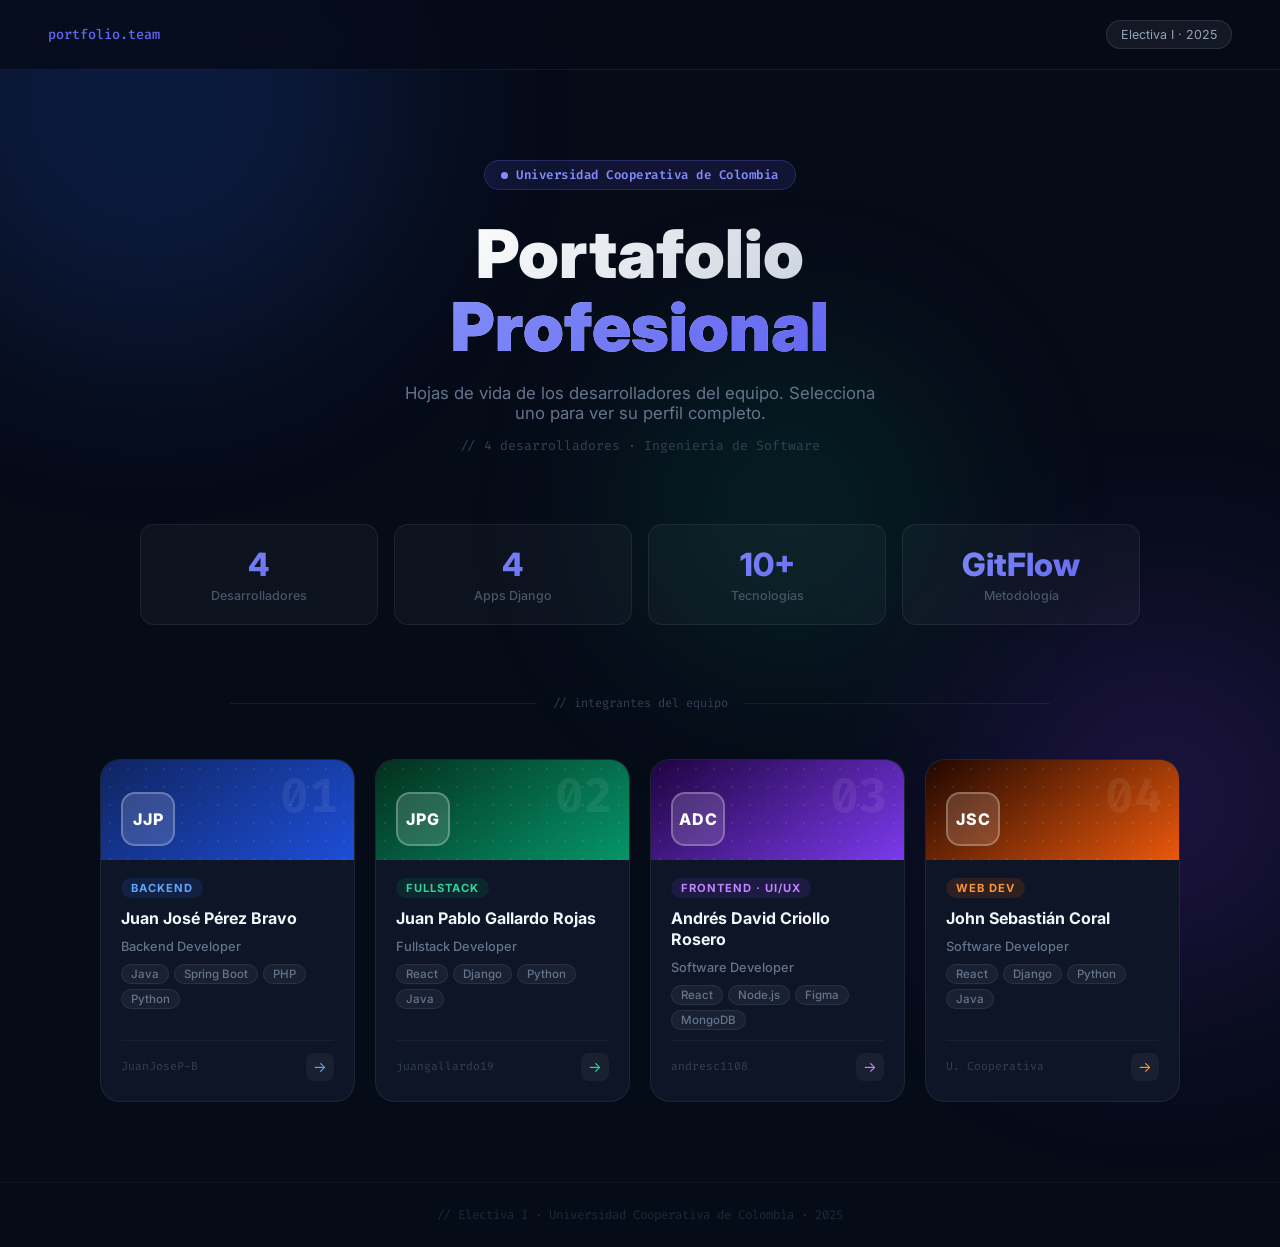
<file: templates/home.html>
<!DOCTYPE html>
<html lang="es">
<head>
    <meta charset="UTF-8">
    <meta name="viewport" content="width=device-width, initial-scale=1.0">
    <title>Portafolio Profesional — Equipo</title>
    <link rel="preconnect" href="https://fonts.googleapis.com">
    <link href="https://fonts.googleapis.com/css2?family=Inter:wght@300;400;500;600;700;800;900&family=Fira+Code:wght@400;500&display=swap" rel="stylesheet">
    <style>
        :root {
            --blue:   #2563eb;
            --green:  #059669;
            --purple: #7c3aed;
            --orange: #ea580c;
        }

        *, *::before, *::after { margin: 0; padding: 0; box-sizing: border-box; }
        html { scroll-behavior: smooth; }

        body {
            font-family: 'Inter', sans-serif;
            background: #060b18;
            color: #e2e8f0;
            min-height: 100vh;
            overflow-x: hidden;
        }

        .bg-glow { position: fixed; inset: 0; z-index: 0; pointer-events: none; }
        .bg-glow span {
            position: absolute; border-radius: 50%;
            filter: blur(100px); opacity: 0.18;
            animation: drift 14s ease-in-out infinite alternate;
        }
        .bg-glow span:nth-child(1){ width:500px;height:500px;background:#2563eb;top:-150px;left:-100px;animation-delay:0s; }
        .bg-glow span:nth-child(2){ width:400px;height:400px;background:#7c3aed;bottom:-100px;right:-80px;animation-delay:3s; }
        .bg-glow span:nth-child(3){ width:300px;height:300px;background:#059669;top:40%;left:50%;animation-delay:6s; }

        @keyframes drift {
            from { transform: translate(0, 0) scale(1); }
            to   { transform: translate(30px, 20px) scale(1.08); }
        }

        .navbar {
            position: relative; z-index: 10;
            display: flex; align-items: center; justify-content: space-between;
            padding: 20px 48px;
            border-bottom: 1px solid rgba(255,255,255,0.06);
            background: rgba(6,11,24,0.8);
            backdrop-filter: blur(12px);
        }
        .nav-logo { font-size: 0.85rem; font-family: 'Fira Code', monospace; color: #6366f1; font-weight: 500; }
        .nav-pill { background: rgba(255,255,255,0.06); border: 1px solid rgba(255,255,255,0.1); color: #94a3b8; font-size: 0.78rem; padding: 6px 14px; border-radius: 20px; }

        .hero { position: relative; z-index: 1; text-align: center; padding: 90px 40px 70px; }

        .hero-eyebrow {
            display: inline-flex; align-items: center; gap: 8px;
            background: rgba(99,102,241,0.12); border: 1px solid rgba(99,102,241,0.25);
            color: #818cf8; font-size: 0.78rem; font-weight: 600;
            font-family: 'Fira Code', monospace; padding: 6px 16px;
            border-radius: 20px; margin-bottom: 28px; letter-spacing: 0.5px;
        }
        .hero-eyebrow::before {
            content: ''; width: 7px; height: 7px; border-radius: 50%;
            background: #818cf8; animation: blink 1.5s ease-in-out infinite;
        }
        @keyframes blink { 0%,100%{opacity:1} 50%{opacity:0.3} }

        .hero h1 {
            font-size: clamp(2.4rem, 6vw, 4.2rem); font-weight: 900;
            line-height: 1.08; margin-bottom: 20px;
            background: linear-gradient(135deg, #ffffff 30%, #94a3b8 100%);
            -webkit-background-clip: text; -webkit-text-fill-color: transparent; background-clip: text;
        }
        .hero h1 span {
            background: linear-gradient(135deg, #818cf8, #6366f1);
            -webkit-background-clip: text; -webkit-text-fill-color: transparent; background-clip: text;
        }
        .hero-sub { font-size: 1.05rem; color: #64748b; max-width: 480px; margin: 0 auto 14px; }
        .hero-uni { font-size: 0.82rem; color: #334155; font-family: 'Fira Code', monospace; }

        .divider {
            position: relative; z-index: 1;
            display: flex; align-items: center; gap: 16px;
            max-width: 900px; margin: 0 auto 48px; padding: 0 40px;
        }
        .divider::before, .divider::after { content: ''; flex: 1; height: 1px; background: rgba(255,255,255,0.07); }
        .divider span { font-size: 0.75rem; color: #334155; white-space: nowrap; font-family: 'Fira Code', monospace; }

        .stats-section {
            position: relative; z-index: 1;
            max-width: 1080px; margin: 0 auto 70px; padding: 0 40px;
            display: grid; grid-template-columns: repeat(auto-fit, minmax(160px, 1fr)); gap: 16px;
        }
        .stat-box { background: rgba(255,255,255,0.03); border: 1px solid rgba(255,255,255,0.07); border-radius: 14px; padding: 20px 24px; text-align: center; }
        .stat-num { font-size: 2rem; font-weight: 800; background: linear-gradient(135deg, #818cf8, #6366f1); -webkit-background-clip: text; -webkit-text-fill-color: transparent; background-clip: text; display: block; }
        .stat-label { font-size: 0.78rem; color: #475569; font-weight: 500; margin-top: 4px; }

        .cards-section { position: relative; z-index: 1; padding: 0 40px 80px; }
        .cards-grid { max-width: 1080px; margin: 0 auto; display: grid; grid-template-columns: repeat(auto-fit, minmax(230px, 1fr)); gap: 20px; }

        .card {
            background: #0d1526; border: 1px solid rgba(255,255,255,0.07);
            border-radius: 20px; overflow: hidden; text-decoration: none; color: inherit;
            display: flex; flex-direction: column;
            transition: transform 0.28s cubic-bezier(.22,1,.36,1), box-shadow 0.28s ease, border-color 0.28s ease;
        }
        .card:hover { transform: translateY(-10px) scale(1.01); box-shadow: 0 28px 60px rgba(0,0,0,0.6); }
        .card:nth-child(1):hover { border-color: rgba(37,99,235,0.5);  box-shadow: 0 28px 60px rgba(37,99,235,0.15); }
        .card:nth-child(2):hover { border-color: rgba(5,150,105,0.5);  box-shadow: 0 28px 60px rgba(5,150,105,0.15); }
        .card:nth-child(3):hover { border-color: rgba(124,58,237,0.5); box-shadow: 0 28px 60px rgba(124,58,237,0.15); }
        .card:nth-child(4):hover { border-color: rgba(234,88,12,0.5);  box-shadow: 0 28px 60px rgba(234,88,12,0.15); }

        .card-banner {
            height: 100px; position: relative; overflow: hidden;
            display: flex; align-items: flex-end; padding: 0 20px 14px;
        }
        .card:nth-child(1) .card-banner { background: linear-gradient(145deg, #0f2460, #1d4ed8); }
        .card:nth-child(2) .card-banner { background: linear-gradient(145deg, #042f1e, #059669); }
        .card:nth-child(3) .card-banner { background: linear-gradient(145deg, #1e0440, #7c3aed); }
        .card:nth-child(4) .card-banner { background: linear-gradient(145deg, #1f0700, #ea580c); }
        .card-banner::before {
            content: ''; position: absolute; inset: 0;
            background-image: radial-gradient(rgba(255,255,255,0.08) 1px, transparent 1px);
            background-size: 18px 18px;
        }

        .card-avatar {
            width: 54px; height: 54px; border-radius: 14px;
            background: rgba(255,255,255,0.15); border: 2px solid rgba(255,255,255,0.25);
            display: flex; align-items: center; justify-content: center;
            font-size: 1rem; font-weight: 800; color: white; letter-spacing: 1px;
            position: relative; z-index: 1; backdrop-filter: blur(8px);
            transition: transform 0.3s;
        }
        .card:hover .card-avatar { transform: scale(1.06); }

        .card-num {
            position: absolute; top: 12px; right: 16px;
            font-size: 3rem; font-weight: 900; color: rgba(255,255,255,0.07);
            font-family: 'Fira Code', monospace; line-height: 1; z-index: 0;
        }

        .card-body { padding: 18px 20px 20px; display: flex; flex-direction: column; flex: 1; gap: 10px; }

        .card-badge { display: inline-block; font-size: 0.7rem; font-weight: 700; text-transform: uppercase; letter-spacing: 1px; padding: 3px 10px; border-radius: 20px; align-self: flex-start; }
        .card:nth-child(1) .card-badge { background: rgba(37,99,235,0.15);  color: #60a5fa; }
        .card:nth-child(2) .card-badge { background: rgba(5,150,105,0.15);  color: #34d399; }
        .card:nth-child(3) .card-badge { background: rgba(124,58,237,0.15); color: #c084fc; }
        .card:nth-child(4) .card-badge { background: rgba(234,88,12,0.15);  color: #fb923c; }

        .card-name { font-size: 1rem; font-weight: 700; color: #f1f5f9; line-height: 1.3; }
        .card-rol  { font-size: 0.8rem; color: #64748b; font-weight: 500; }

        .card-skills { display: flex; flex-wrap: wrap; gap: 5px; }
        .card-skills span { background: rgba(255,255,255,0.05); border: 1px solid rgba(255,255,255,0.07); color: #64748b; padding: 2px 9px; border-radius: 20px; font-size: 0.72rem; font-weight: 500; transition: color 0.2s, border-color 0.2s; }
        .card:hover .card-skills span { border-color: rgba(255,255,255,0.12); color: #94a3b8; }

        .card-footer { margin-top: auto; padding-top: 12px; border-top: 1px solid rgba(255,255,255,0.05); display: flex; align-items: center; justify-content: space-between; }
        .card-github { font-size: 0.71rem; color: #334155; font-family: 'Fira Code', monospace; white-space: nowrap; overflow: hidden; text-overflow: ellipsis; }
        .card-arrow { width: 28px; height: 28px; border-radius: 8px; background: rgba(255,255,255,0.05); display: flex; align-items: center; justify-content: center; font-size: 0.9rem; flex-shrink: 0; transition: background 0.2s, transform 0.2s; }
        .card:nth-child(1) .card-arrow { color: #60a5fa; }
        .card:nth-child(2) .card-arrow { color: #34d399; }
        .card:nth-child(3) .card-arrow { color: #c084fc; }
        .card:nth-child(4) .card-arrow { color: #fb923c; }
        .card:hover .card-arrow { background: rgba(255,255,255,0.09); transform: translateX(3px); }

        .site-footer { position: relative; z-index: 1; text-align: center; padding: 24px 20px; color: #1e293b; font-size: 0.78rem; border-top: 1px solid rgba(255,255,255,0.04); font-family: 'Fira Code', monospace; }

        @media (max-width: 640px) {
            .navbar { padding: 16px 20px; }
            .hero { padding: 60px 20px 50px; }
            .cards-section { padding: 0 20px 60px; }
            .cards-grid { grid-template-columns: 1fr 1fr; gap: 14px; }
            .stats-section { padding: 0 20px; grid-template-columns: repeat(2, 1fr); }
            .divider { padding: 0 20px; }
        }
        @media (max-width: 420px) { .cards-grid { grid-template-columns: 1fr; } }
    </style>
</head>
<body>

    <div class="bg-glow"><span></span><span></span><span></span></div>

    <nav class="navbar">
        <span class="nav-logo">portfolio.team</span>
        <span class="nav-pill">Electiva I · 2025</span>
    </nav>

    <section class="hero">
        <div class="hero-eyebrow">Universidad Cooperativa de Colombia</div>
        <h1>Portafolio<br><span>Profesional</span></h1>
        <p class="hero-sub">Hojas de vida de los desarrolladores del equipo. Selecciona uno para ver su perfil completo.</p>
        <p class="hero-uni">// 4 desarrolladores · Ingeniería de Software</p>
    </section>

    <div class="stats-section">
        <div class="stat-box"><span class="stat-num">4</span><span class="stat-label">Desarrolladores</span></div>
        <div class="stat-box"><span class="stat-num">4</span><span class="stat-label">Apps Django</span></div>
        <div class="stat-box"><span class="stat-num">10+</span><span class="stat-label">Tecnologías</span></div>
        <div class="stat-box"><span class="stat-num">GitFlow</span><span class="stat-label">Metodología</span></div>
    </div>

    <div class="divider"><span>// integrantes del equipo</span></div>

    <section class="cards-section">
        <div class="cards-grid">

            <a href="/dev1/" class="card">
                <div class="card-banner">
                    <div class="card-num">01</div>
                    <div class="card-avatar">JJP</div>
                </div>
                <div class="card-body">
                    <span class="card-badge">Backend</span>
                    <p class="card-name">Juan José Pérez Bravo</p>
                    <p class="card-rol">Backend Developer</p>
                    <div class="card-skills"><span>Java</span><span>Spring Boot</span><span>PHP</span><span>Python</span></div>
                    <div class="card-footer">
                        <span class="card-github">JuanJoseP-B</span>
                        <span class="card-arrow">→</span>
                    </div>
                </div>
            </a>

            <a href="/dev2/" class="card">
                <div class="card-banner">
                    <div class="card-num">02</div>
                    <div class="card-avatar">JPG</div>
                </div>
                <div class="card-body">
                    <span class="card-badge">Fullstack</span>
                    <p class="card-name">Juan Pablo Gallardo Rojas</p>
                    <p class="card-rol">Fullstack Developer</p>
                    <div class="card-skills"><span>React</span><span>Django</span><span>Python</span><span>Java</span></div>
                    <div class="card-footer">
                        <span class="card-github">juangallardo19</span>
                        <span class="card-arrow">→</span>
                    </div>
                </div>
            </a>

            <a href="/dev3/" class="card">
                <div class="card-banner">
                    <div class="card-num">03</div>
                    <div class="card-avatar">ADC</div>
                </div>
                <div class="card-body">
                    <span class="card-badge">Frontend · UI/UX</span>
                    <p class="card-name">Andrés David Criollo Rosero</p>
                    <p class="card-rol">Software Developer</p>
                    <div class="card-skills"><span>React</span><span>Node.js</span><span>Figma</span><span>MongoDB</span></div>
                    <div class="card-footer">
                        <span class="card-github">andresc1108</span>
                        <span class="card-arrow">→</span>
                    </div>
                </div>
            </a>

            <a href="/dev4/" class="card">
                <div class="card-banner">
                    <div class="card-num">04</div>
                    <div class="card-avatar">JSC</div>
                </div>
                <div class="card-body">
                    <span class="card-badge">Web Dev</span>
                    <p class="card-name">John Sebastián Coral</p>
                    <p class="card-rol">Software Developer</p>
                    <div class="card-skills"><span>React</span><span>Django</span><span>Python</span><span>Java</span></div>
                    <div class="card-footer">
                        <span class="card-github">U. Cooperativa</span>
                        <span class="card-arrow">→</span>
                    </div>
                </div>
            </a>

        </div>
    </section>

    <footer class="site-footer">// Electiva I · Universidad Cooperativa de Colombia · 2025</footer>

</body>
</html>
</file>
